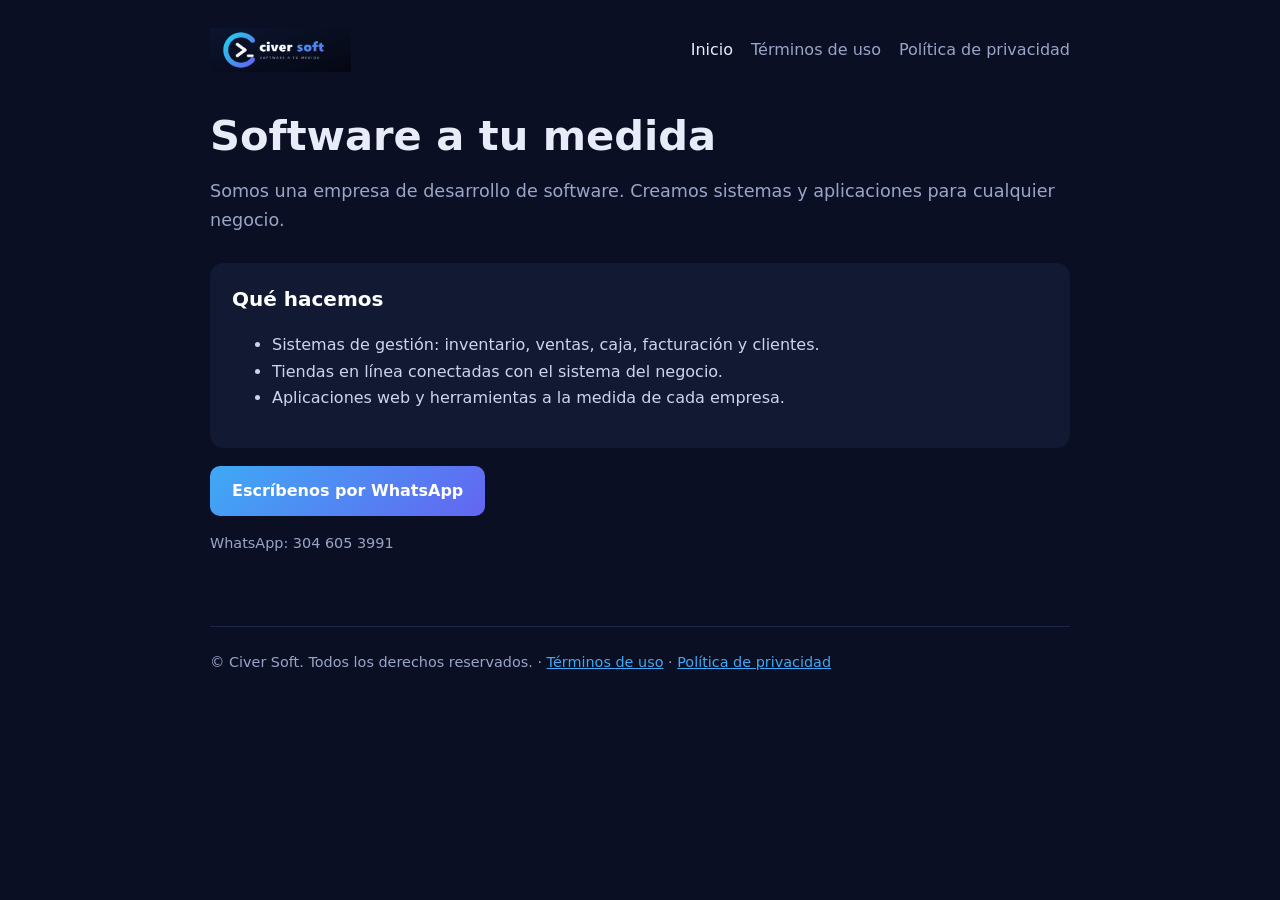
<file: index.html>
<!doctype html>
<html lang="es">
<head>
<meta charset="utf-8">
<meta name="viewport" content="width=device-width, initial-scale=1">
<title>Civer Soft · Software a tu medida</title>
<meta name="description" content="Civer Soft es una empresa de desarrollo de software. Sistemas y aplicaciones a tu medida para cualquier negocio.">
<link rel="icon" href="icono.png">
<link rel="stylesheet" href="estilo.css">
</head>
<body>
<header>
  <a href="./"><img src="logo.png" alt="Civer Soft, software a tu medida"></a>
  <nav aria-label="Principal">
    <a href="./" aria-current="page">Inicio</a>
    <a href="terminos.html">Términos de uso</a>
    <a href="privacidad.html">Política de privacidad</a>
  </nav>
</header>
<main>
  <h1>Software a tu medida</h1>
  <p class="lema">Somos una empresa de desarrollo de software. Creamos sistemas y aplicaciones para cualquier negocio.</p>

  <div class="caja">
    <h2 style="margin-top:0">Qué hacemos</h2>
    <ul>
      <li>Sistemas de gestión: inventario, ventas, caja, facturación y clientes.</li>
      <li>Tiendas en línea conectadas con el sistema del negocio.</li>
      <li>Aplicaciones web y herramientas a la medida de cada empresa.</li>
    </ul>
  </div>

  <p><a class="boton" href="https://wa.me/573046053991">Escríbenos por WhatsApp</a></p>
  <p class="fecha">WhatsApp: 304 605 3991</p>
</main>
<footer>
  © Civer Soft. Todos los derechos reservados. ·
  <a href="terminos.html">Términos de uso</a> ·
  <a href="privacidad.html">Política de privacidad</a>
</footer>
</body>
</html>
</file>
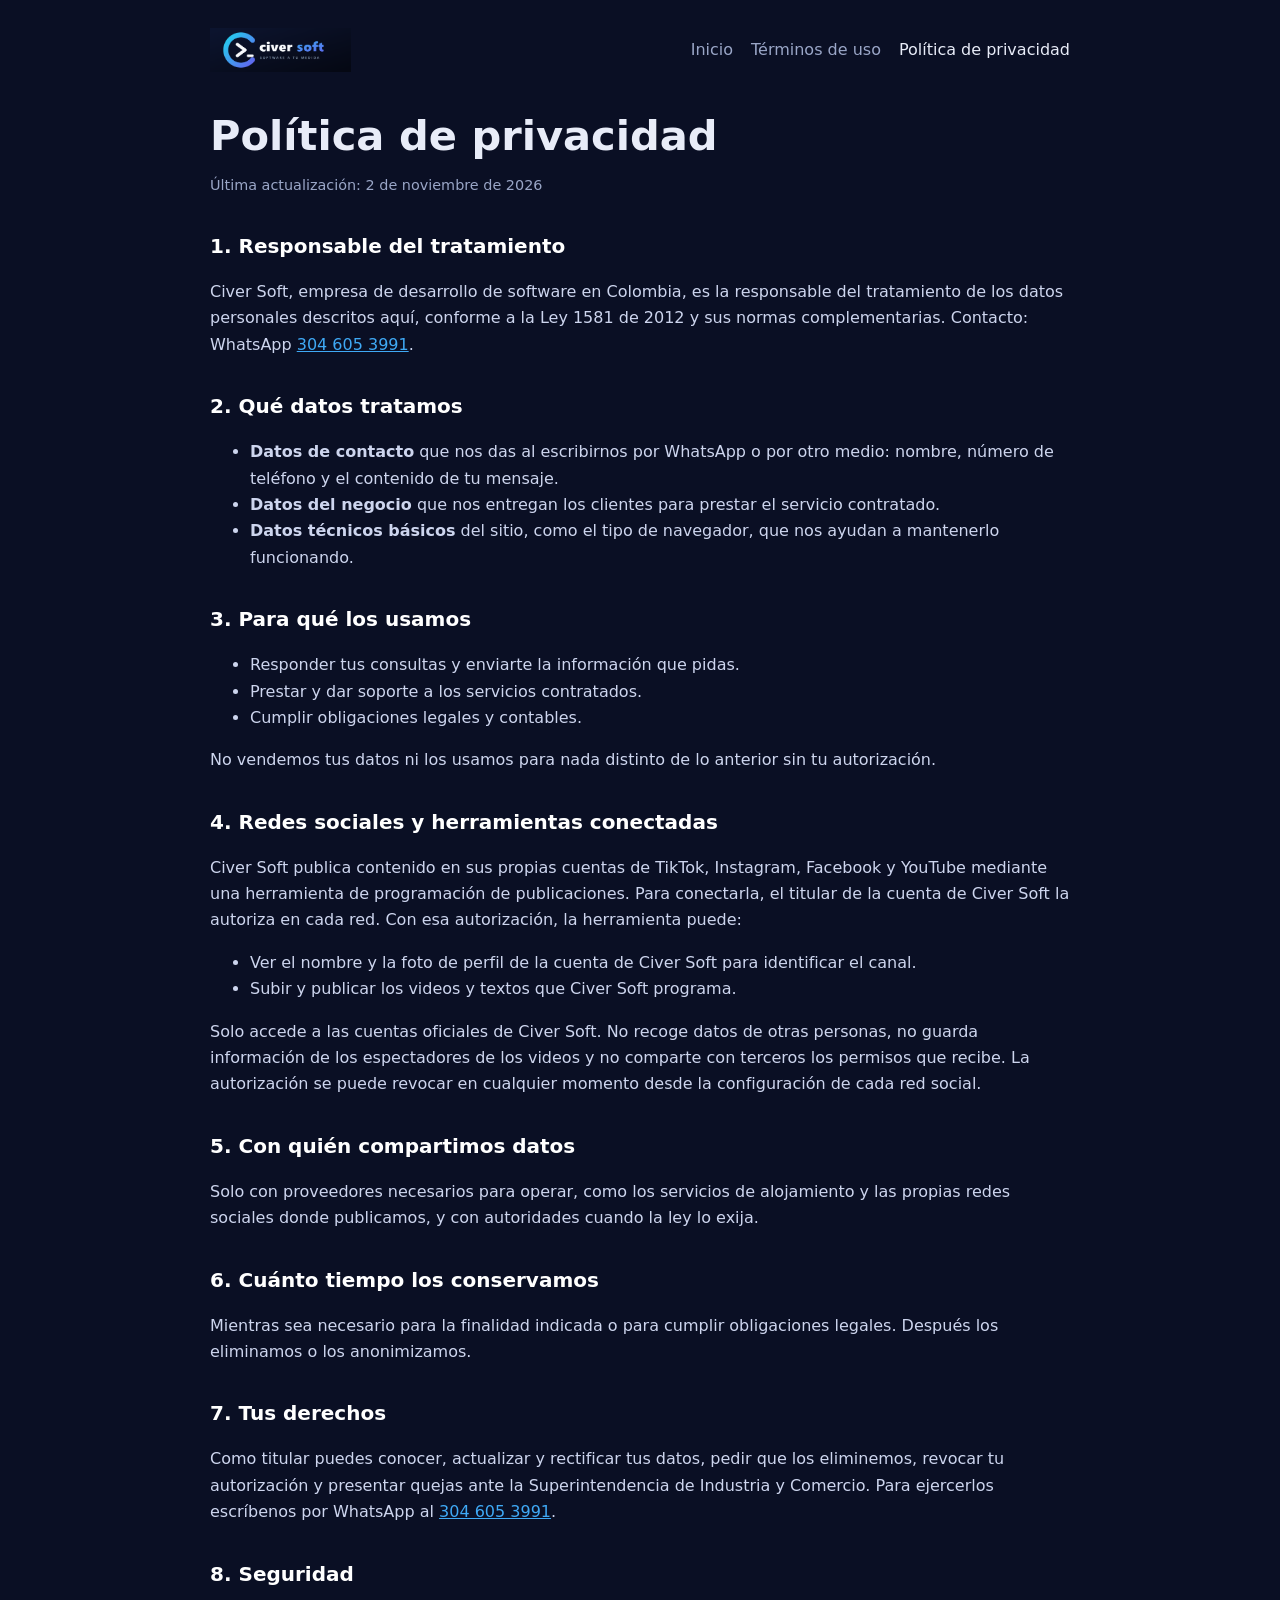
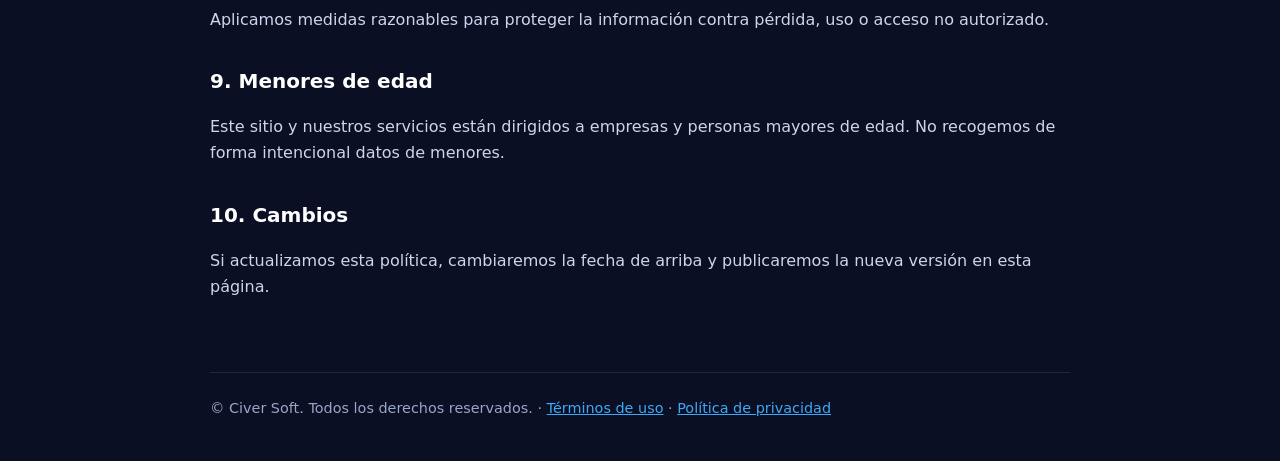
<file: privacidad.html>
<!doctype html>
<html lang="es">
<head>
<meta charset="utf-8">
<meta name="viewport" content="width=device-width, initial-scale=1">
<title>Política de privacidad · Civer Soft</title>
<meta name="description" content="Cómo Civer Soft trata los datos personales, conforme a la Ley 1581 de 2012 de Colombia.">
<link rel="icon" href="icono.png">
<link rel="stylesheet" href="estilo.css">
</head>
<body>
<header>
  <a href="./"><img src="logo.png" alt="Civer Soft, software a tu medida"></a>
  <nav aria-label="Principal">
    <a href="./">Inicio</a>
    <a href="terminos.html">Términos de uso</a>
    <a href="privacidad.html" aria-current="page">Política de privacidad</a>
  </nav>
</header>
<main>
  <h1>Política de privacidad</h1>
  <p class="fecha">Última actualización: 2 de noviembre de 2026</p>

  <h2>1. Responsable del tratamiento</h2>
  <p>Civer Soft, empresa de desarrollo de software en Colombia, es la responsable del tratamiento de los datos personales descritos aquí, conforme a la Ley 1581 de 2012 y sus normas complementarias. Contacto: WhatsApp <a href="https://wa.me/573046053991">304 605 3991</a>.</p>

  <h2>2. Qué datos tratamos</h2>
  <ul>
    <li><strong>Datos de contacto</strong> que nos das al escribirnos por WhatsApp o por otro medio: nombre, número de teléfono y el contenido de tu mensaje.</li>
    <li><strong>Datos del negocio</strong> que nos entregan los clientes para prestar el servicio contratado.</li>
    <li><strong>Datos técnicos básicos</strong> del sitio, como el tipo de navegador, que nos ayudan a mantenerlo funcionando.</li>
  </ul>

  <h2>3. Para qué los usamos</h2>
  <ul>
    <li>Responder tus consultas y enviarte la información que pidas.</li>
    <li>Prestar y dar soporte a los servicios contratados.</li>
    <li>Cumplir obligaciones legales y contables.</li>
  </ul>
  <p>No vendemos tus datos ni los usamos para nada distinto de lo anterior sin tu autorización.</p>

  <h2>4. Redes sociales y herramientas conectadas</h2>
  <p>Civer Soft publica contenido en sus propias cuentas de TikTok, Instagram, Facebook y YouTube mediante una herramienta de programación de publicaciones. Para conectarla, el titular de la cuenta de Civer Soft la autoriza en cada red. Con esa autorización, la herramienta puede:</p>
  <ul>
    <li>Ver el nombre y la foto de perfil de la cuenta de Civer Soft para identificar el canal.</li>
    <li>Subir y publicar los videos y textos que Civer Soft programa.</li>
  </ul>
  <p>Solo accede a las cuentas oficiales de Civer Soft. No recoge datos de otras personas, no guarda información de los espectadores de los videos y no comparte con terceros los permisos que recibe. La autorización se puede revocar en cualquier momento desde la configuración de cada red social.</p>

  <h2>5. Con quién compartimos datos</h2>
  <p>Solo con proveedores necesarios para operar, como los servicios de alojamiento y las propias redes sociales donde publicamos, y con autoridades cuando la ley lo exija.</p>

  <h2>6. Cuánto tiempo los conservamos</h2>
  <p>Mientras sea necesario para la finalidad indicada o para cumplir obligaciones legales. Después los eliminamos o los anonimizamos.</p>

  <h2>7. Tus derechos</h2>
  <p>Como titular puedes conocer, actualizar y rectificar tus datos, pedir que los eliminemos, revocar tu autorización y presentar quejas ante la Superintendencia de Industria y Comercio. Para ejercerlos escríbenos por WhatsApp al <a href="https://wa.me/573046053991">304 605 3991</a>.</p>

  <h2>8. Seguridad</h2>
  <p>Aplicamos medidas razonables para proteger la información contra pérdida, uso o acceso no autorizado.</p>

  <h2>9. Menores de edad</h2>
  <p>Este sitio y nuestros servicios están dirigidos a empresas y personas mayores de edad. No recogemos de forma intencional datos de menores.</p>

  <h2>10. Cambios</h2>
  <p>Si actualizamos esta política, cambiaremos la fecha de arriba y publicaremos la nueva versión en esta página.</p>
</main>
<footer>
  © Civer Soft. Todos los derechos reservados. ·
  <a href="terminos.html">Términos de uso</a> ·
  <a href="privacidad.html">Política de privacidad</a>
</footer>
</body>
</html>
</file>
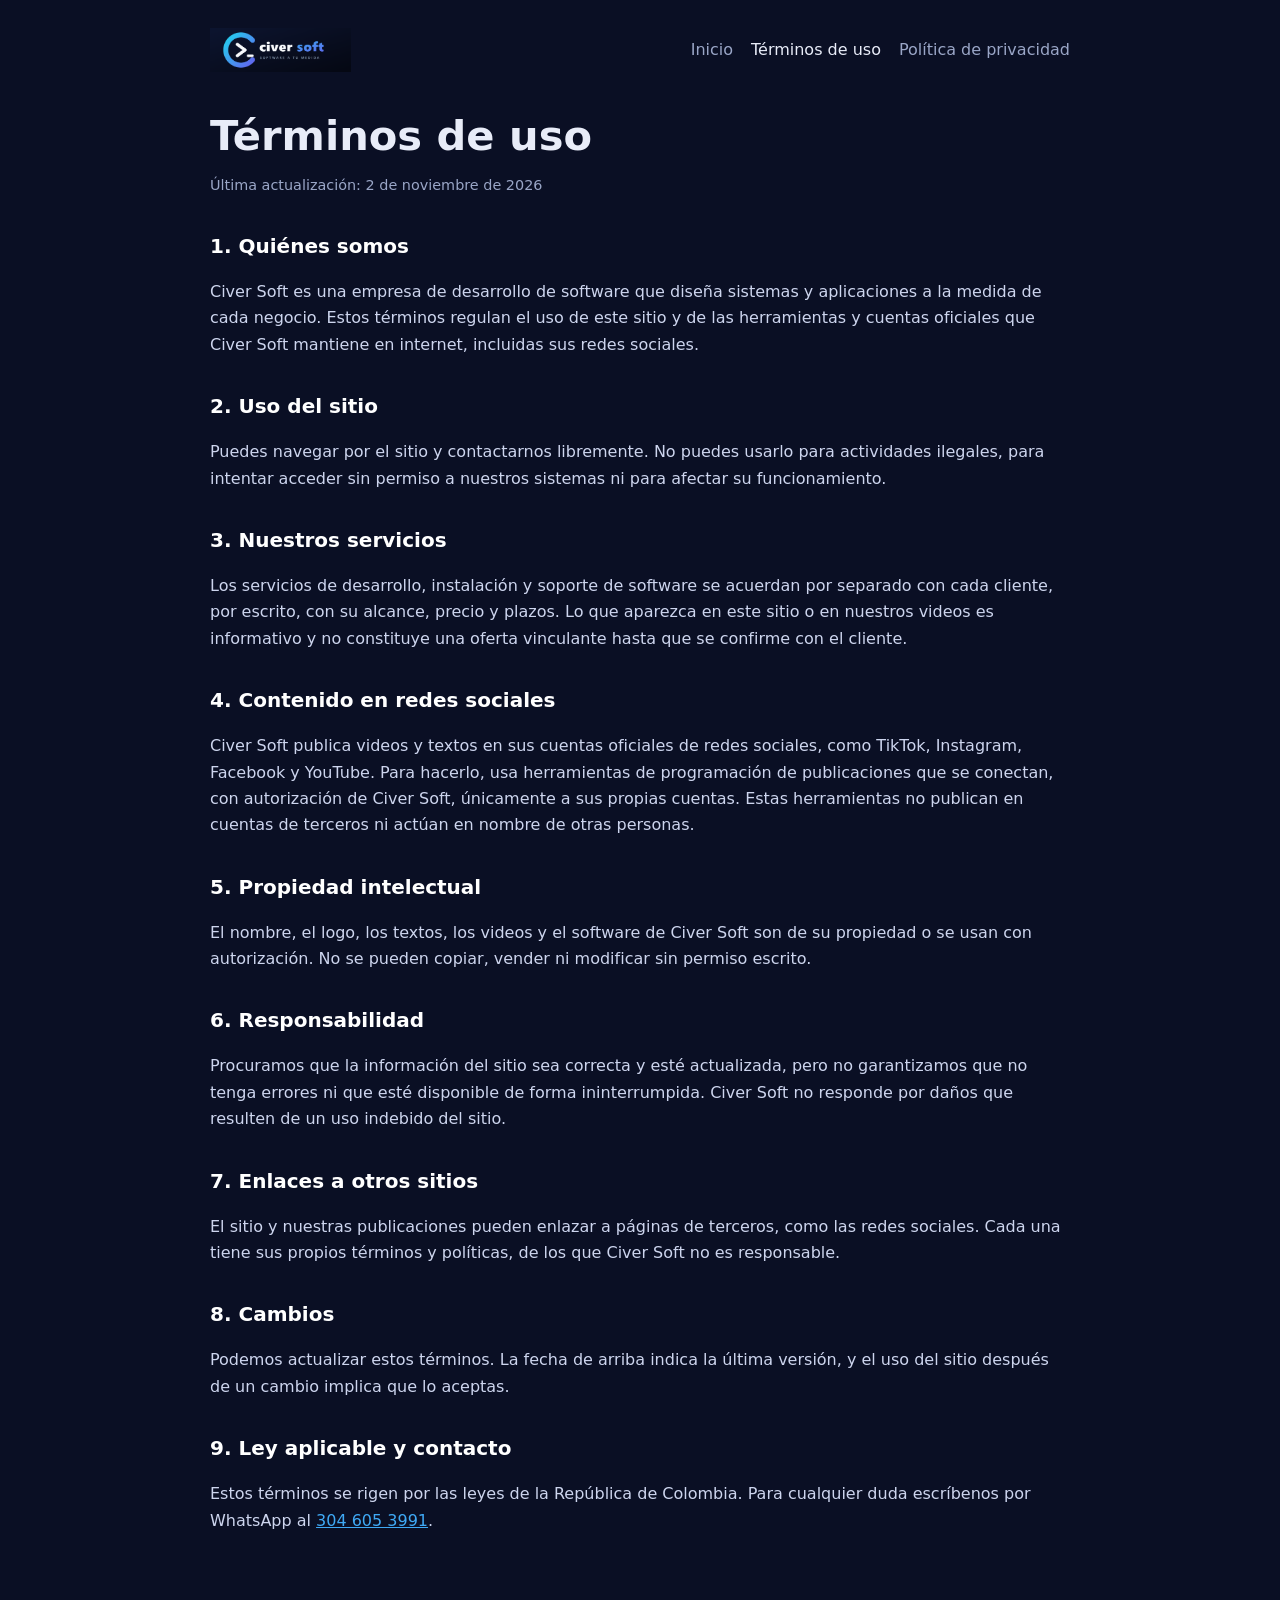
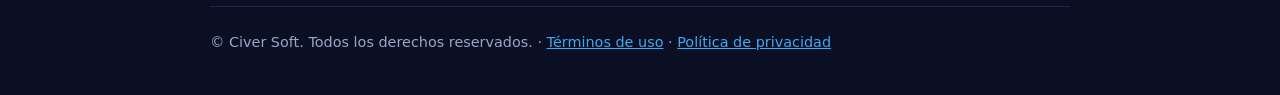
<file: terminos.html>
<!doctype html>
<html lang="es">
<head>
<meta charset="utf-8">
<meta name="viewport" content="width=device-width, initial-scale=1">
<title>Términos de uso · Civer Soft</title>
<meta name="description" content="Términos de uso de los servicios y del sitio de Civer Soft.">
<link rel="icon" href="icono.png">
<link rel="stylesheet" href="estilo.css">
</head>
<body>
<header>
  <a href="./"><img src="logo.png" alt="Civer Soft, software a tu medida"></a>
  <nav aria-label="Principal">
    <a href="./">Inicio</a>
    <a href="terminos.html" aria-current="page">Términos de uso</a>
    <a href="privacidad.html">Política de privacidad</a>
  </nav>
</header>
<main>
  <h1>Términos de uso</h1>
  <p class="fecha">Última actualización: 2 de noviembre de 2026</p>

  <h2>1. Quiénes somos</h2>
  <p>Civer Soft es una empresa de desarrollo de software que diseña sistemas y aplicaciones a la medida de cada negocio. Estos términos regulan el uso de este sitio y de las herramientas y cuentas oficiales que Civer Soft mantiene en internet, incluidas sus redes sociales.</p>

  <h2>2. Uso del sitio</h2>
  <p>Puedes navegar por el sitio y contactarnos libremente. No puedes usarlo para actividades ilegales, para intentar acceder sin permiso a nuestros sistemas ni para afectar su funcionamiento.</p>

  <h2>3. Nuestros servicios</h2>
  <p>Los servicios de desarrollo, instalación y soporte de software se acuerdan por separado con cada cliente, por escrito, con su alcance, precio y plazos. Lo que aparezca en este sitio o en nuestros videos es informativo y no constituye una oferta vinculante hasta que se confirme con el cliente.</p>

  <h2>4. Contenido en redes sociales</h2>
  <p>Civer Soft publica videos y textos en sus cuentas oficiales de redes sociales, como TikTok, Instagram, Facebook y YouTube. Para hacerlo, usa herramientas de programación de publicaciones que se conectan, con autorización de Civer Soft, únicamente a sus propias cuentas. Estas herramientas no publican en cuentas de terceros ni actúan en nombre de otras personas.</p>

  <h2>5. Propiedad intelectual</h2>
  <p>El nombre, el logo, los textos, los videos y el software de Civer Soft son de su propiedad o se usan con autorización. No se pueden copiar, vender ni modificar sin permiso escrito.</p>

  <h2>6. Responsabilidad</h2>
  <p>Procuramos que la información del sitio sea correcta y esté actualizada, pero no garantizamos que no tenga errores ni que esté disponible de forma ininterrumpida. Civer Soft no responde por daños que resulten de un uso indebido del sitio.</p>

  <h2>7. Enlaces a otros sitios</h2>
  <p>El sitio y nuestras publicaciones pueden enlazar a páginas de terceros, como las redes sociales. Cada una tiene sus propios términos y políticas, de los que Civer Soft no es responsable.</p>

  <h2>8. Cambios</h2>
  <p>Podemos actualizar estos términos. La fecha de arriba indica la última versión, y el uso del sitio después de un cambio implica que lo aceptas.</p>

  <h2>9. Ley aplicable y contacto</h2>
  <p>Estos términos se rigen por las leyes de la República de Colombia. Para cualquier duda escríbenos por WhatsApp al <a href="https://wa.me/573046053991">304 605 3991</a>.</p>
</main>
<footer>
  © Civer Soft. Todos los derechos reservados. ·
  <a href="terminos.html">Términos de uso</a> ·
  <a href="privacidad.html">Política de privacidad</a>
</footer>
</body>
</html>
</file>
<file: estilo.css>
:root {
  --fondo: #0a0f24;
  --tarjeta: #111933;
  --texto: #e8ecf8;
  --suave: #9aa6c7;
  --acento: #3fa9f5;
  --acento2: #6366f1;
}
* { box-sizing: border-box; }
html { -webkit-text-size-adjust: 100%; }
body {
  margin: 0;
  background: var(--fondo);
  color: var(--texto);
  font: 16px/1.65 system-ui, -apple-system, "Segoe UI", Roboto, sans-serif;
}
a { color: var(--acento); }
header, main, footer { width: min(860px, 100% - 32px); margin: 0 auto; }
header { padding: 28px 0 8px; display: flex; align-items: center; justify-content: space-between; gap: 16px; flex-wrap: wrap; }
header img { height: 44px; width: auto; display: block; }
nav { display: flex; gap: 18px; flex-wrap: wrap; }
nav a { color: var(--suave); text-decoration: none; }
nav a:hover, nav a[aria-current] { color: var(--texto); }
main { padding: 32px 0 56px; }
h1 { font-size: clamp(1.9rem, 5vw, 2.6rem); line-height: 1.15; margin: 0 0 12px; }
h2 { font-size: 1.25rem; margin: 2rem 0 .5rem; color: #fff; }
p, li { color: #cdd5ee; }
.lema { color: var(--suave); font-size: 1.1rem; margin-bottom: 28px; }
.fecha { color: var(--suave); font-size: .9rem; }
.boton {
  display: inline-block; padding: 12px 22px; border-radius: 10px; font-weight: 600;
  background: linear-gradient(135deg, var(--acento), var(--acento2)); color: #fff; text-decoration: none;
}
.boton:focus-visible, a:focus-visible { outline: 3px solid #fff; outline-offset: 3px; }
.caja { background: var(--tarjeta); border-radius: 14px; padding: 20px 22px; margin: 18px 0; }
footer { padding: 24px 0 40px; color: var(--suave); font-size: .9rem; border-top: 1px solid #1c2748; }
</file>
